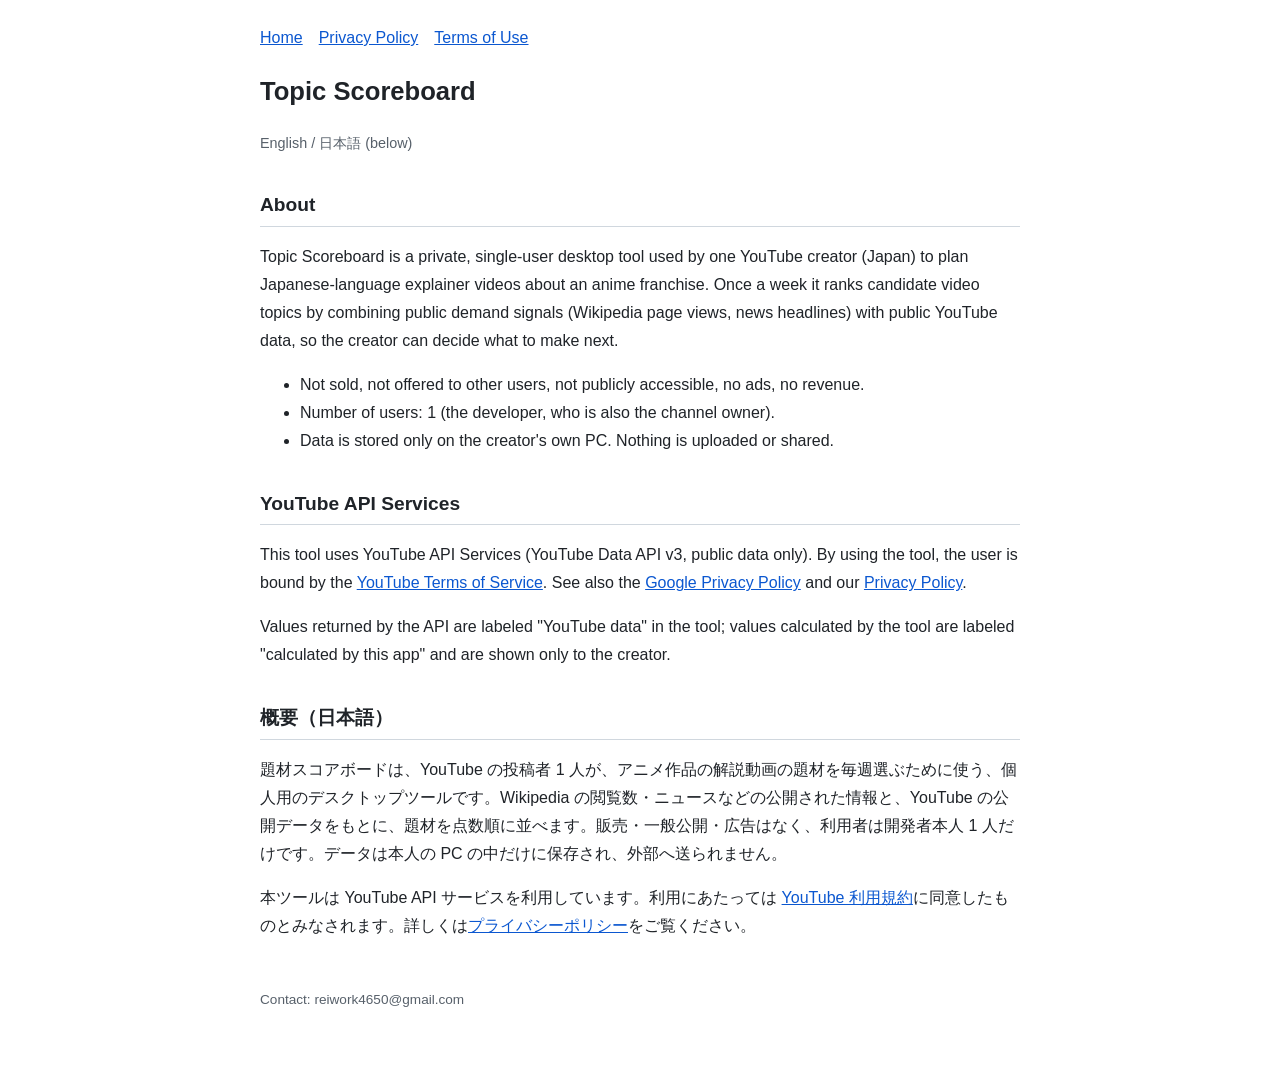
<file: index.html>
<!doctype html>
<html lang="en"><head><meta charset="utf-8"><meta name="viewport" content="width=device-width,initial-scale=1">
<title>Topic Scoreboard</title><link rel="stylesheet" href="style.css"></head><body>
<nav><a href="index.html">Home</a><a href="privacy.html">Privacy Policy</a><a href="terms.html">Terms of Use</a></nav>
<h1>Topic Scoreboard</h1>
<p class="lang">English / 日本語 (below)</p>

<h2>About</h2>
<p>Topic Scoreboard is a private, single-user desktop tool used by one YouTube creator (Japan) to plan Japanese-language explainer videos about an anime franchise. Once a week it ranks candidate video topics by combining public demand signals (Wikipedia page views, news headlines) with public YouTube data, so the creator can decide what to make next.</p>
<ul>
<li>Not sold, not offered to other users, not publicly accessible, no ads, no revenue.</li>
<li>Number of users: 1 (the developer, who is also the channel owner).</li>
<li>Data is stored only on the creator's own PC. Nothing is uploaded or shared.</li>
</ul>

<h2>YouTube API Services</h2>
<p>This tool uses YouTube API Services (YouTube Data API v3, public data only). By using the tool, the user is bound by the <a href="https://www.youtube.com/t/terms">YouTube Terms of Service</a>. See also the <a href="http://www.google.com/policies/privacy">Google Privacy Policy</a> and our <a href="privacy.html">Privacy Policy</a>.</p>
<p>Values returned by the API are labeled "YouTube data" in the tool; values calculated by the tool are labeled "calculated by this app" and are shown only to the creator.</p>

<h2>概要（日本語）</h2>
<p>題材スコアボードは、YouTube の投稿者 1 人が、アニメ作品の解説動画の題材を毎週選ぶために使う、個人用のデスクトップツールです。Wikipedia の閲覧数・ニュースなどの公開された情報と、YouTube の公開データをもとに、題材を点数順に並べます。販売・一般公開・広告はなく、利用者は開発者本人 1 人だけです。データは本人の PC の中だけに保存され、外部へ送られません。</p>
<p>本ツールは YouTube API サービスを利用しています。利用にあたっては <a href="https://www.youtube.com/t/terms">YouTube 利用規約</a>に同意したものとみなされます。詳しくは<a href="privacy.html">プライバシーポリシー</a>をご覧ください。</p>

<footer>Contact: reiwork4650@gmail.com</footer>
</body></html>
</file>
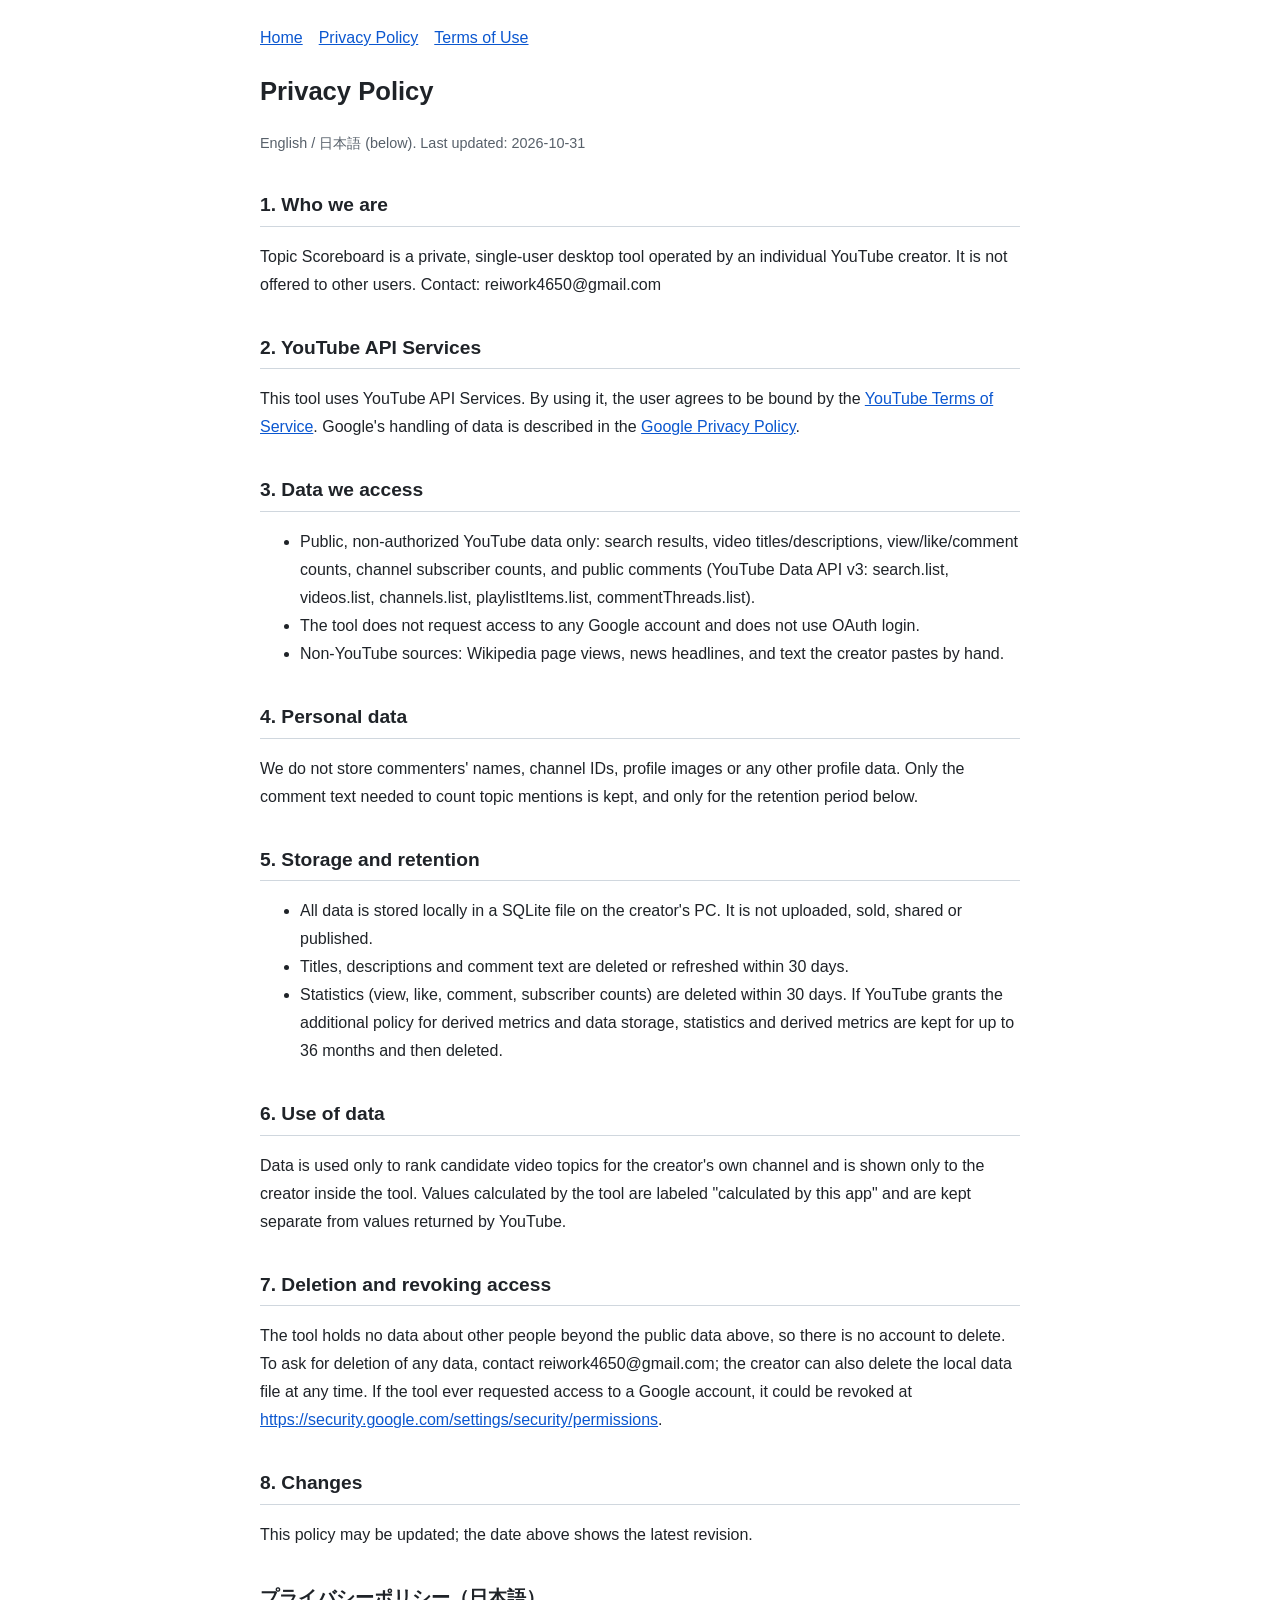
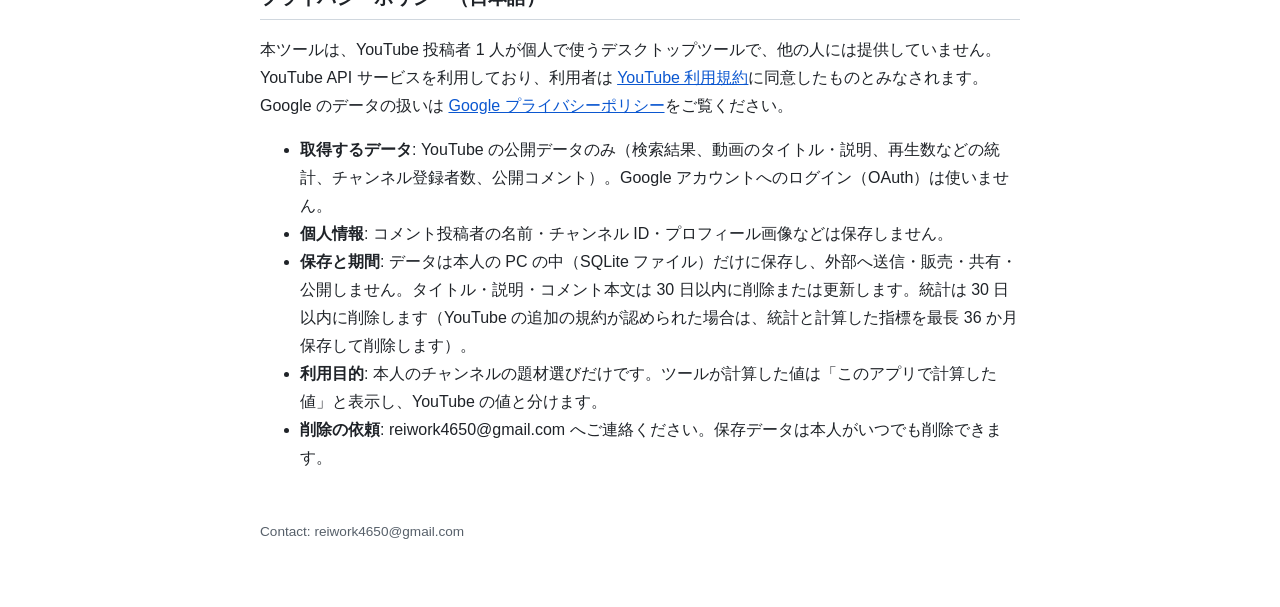
<file: privacy.html>
<!doctype html>
<html lang="en"><head><meta charset="utf-8"><meta name="viewport" content="width=device-width,initial-scale=1">
<title>Privacy Policy - Topic Scoreboard</title><link rel="stylesheet" href="style.css"></head><body>
<nav><a href="index.html">Home</a><a href="privacy.html">Privacy Policy</a><a href="terms.html">Terms of Use</a></nav>
<h1>Privacy Policy</h1>
<p class="lang">English / 日本語 (below). Last updated: 2026-10-31</p>

<h2>1. Who we are</h2>
<p>Topic Scoreboard is a private, single-user desktop tool operated by an individual YouTube creator. It is not offered to other users. Contact: reiwork4650@gmail.com</p>

<h2>2. YouTube API Services</h2>
<p>This tool uses YouTube API Services. By using it, the user agrees to be bound by the <a href="https://www.youtube.com/t/terms">YouTube Terms of Service</a>. Google's handling of data is described in the <a href="http://www.google.com/policies/privacy">Google Privacy Policy</a>.</p>

<h2>3. Data we access</h2>
<ul>
<li>Public, non-authorized YouTube data only: search results, video titles/descriptions, view/like/comment counts, channel subscriber counts, and public comments (YouTube Data API v3: search.list, videos.list, channels.list, playlistItems.list, commentThreads.list).</li>
<li>The tool does not request access to any Google account and does not use OAuth login.</li>
<li>Non-YouTube sources: Wikipedia page views, news headlines, and text the creator pastes by hand.</li>
</ul>

<h2>4. Personal data</h2>
<p>We do not store commenters' names, channel IDs, profile images or any other profile data. Only the comment text needed to count topic mentions is kept, and only for the retention period below.</p>

<h2>5. Storage and retention</h2>
<ul>
<li>All data is stored locally in a SQLite file on the creator's PC. It is not uploaded, sold, shared or published.</li>
<li>Titles, descriptions and comment text are deleted or refreshed within 30 days.</li>
<li>Statistics (view, like, comment, subscriber counts) are deleted within 30 days. If YouTube grants the additional policy for derived metrics and data storage, statistics and derived metrics are kept for up to 36 months and then deleted.</li>
</ul>

<h2>6. Use of data</h2>
<p>Data is used only to rank candidate video topics for the creator's own channel and is shown only to the creator inside the tool. Values calculated by the tool are labeled "calculated by this app" and are kept separate from values returned by YouTube.</p>

<h2>7. Deletion and revoking access</h2>
<p>The tool holds no data about other people beyond the public data above, so there is no account to delete. To ask for deletion of any data, contact reiwork4650@gmail.com; the creator can also delete the local data file at any time. If the tool ever requested access to a Google account, it could be revoked at <a href="https://security.google.com/settings/security/permissions">https://security.google.com/settings/security/permissions</a>.</p>

<h2>8. Changes</h2>
<p>This policy may be updated; the date above shows the latest revision.</p>

<h2>プライバシーポリシー（日本語）</h2>
<p>本ツールは、YouTube 投稿者 1 人が個人で使うデスクトップツールで、他の人には提供していません。YouTube API サービスを利用しており、利用者は <a href="https://www.youtube.com/t/terms">YouTube 利用規約</a>に同意したものとみなされます。Google のデータの扱いは <a href="http://www.google.com/policies/privacy">Google プライバシーポリシー</a>をご覧ください。</p>
<ul>
<li><b>取得するデータ</b>: YouTube の公開データのみ（検索結果、動画のタイトル・説明、再生数などの統計、チャンネル登録者数、公開コメント）。Google アカウントへのログイン（OAuth）は使いません。</li>
<li><b>個人情報</b>: コメント投稿者の名前・チャンネル ID・プロフィール画像などは保存しません。</li>
<li><b>保存と期間</b>: データは本人の PC の中（SQLite ファイル）だけに保存し、外部へ送信・販売・共有・公開しません。タイトル・説明・コメント本文は 30 日以内に削除または更新します。統計は 30 日以内に削除します（YouTube の追加の規約が認められた場合は、統計と計算した指標を最長 36 か月保存して削除します）。</li>
<li><b>利用目的</b>: 本人のチャンネルの題材選びだけです。ツールが計算した値は「このアプリで計算した値」と表示し、YouTube の値と分けます。</li>
<li><b>削除の依頼</b>: reiwork4650@gmail.com へご連絡ください。保存データは本人がいつでも削除できます。</li>
</ul>
<footer>Contact: reiwork4650@gmail.com</footer>
</body></html>
</file>
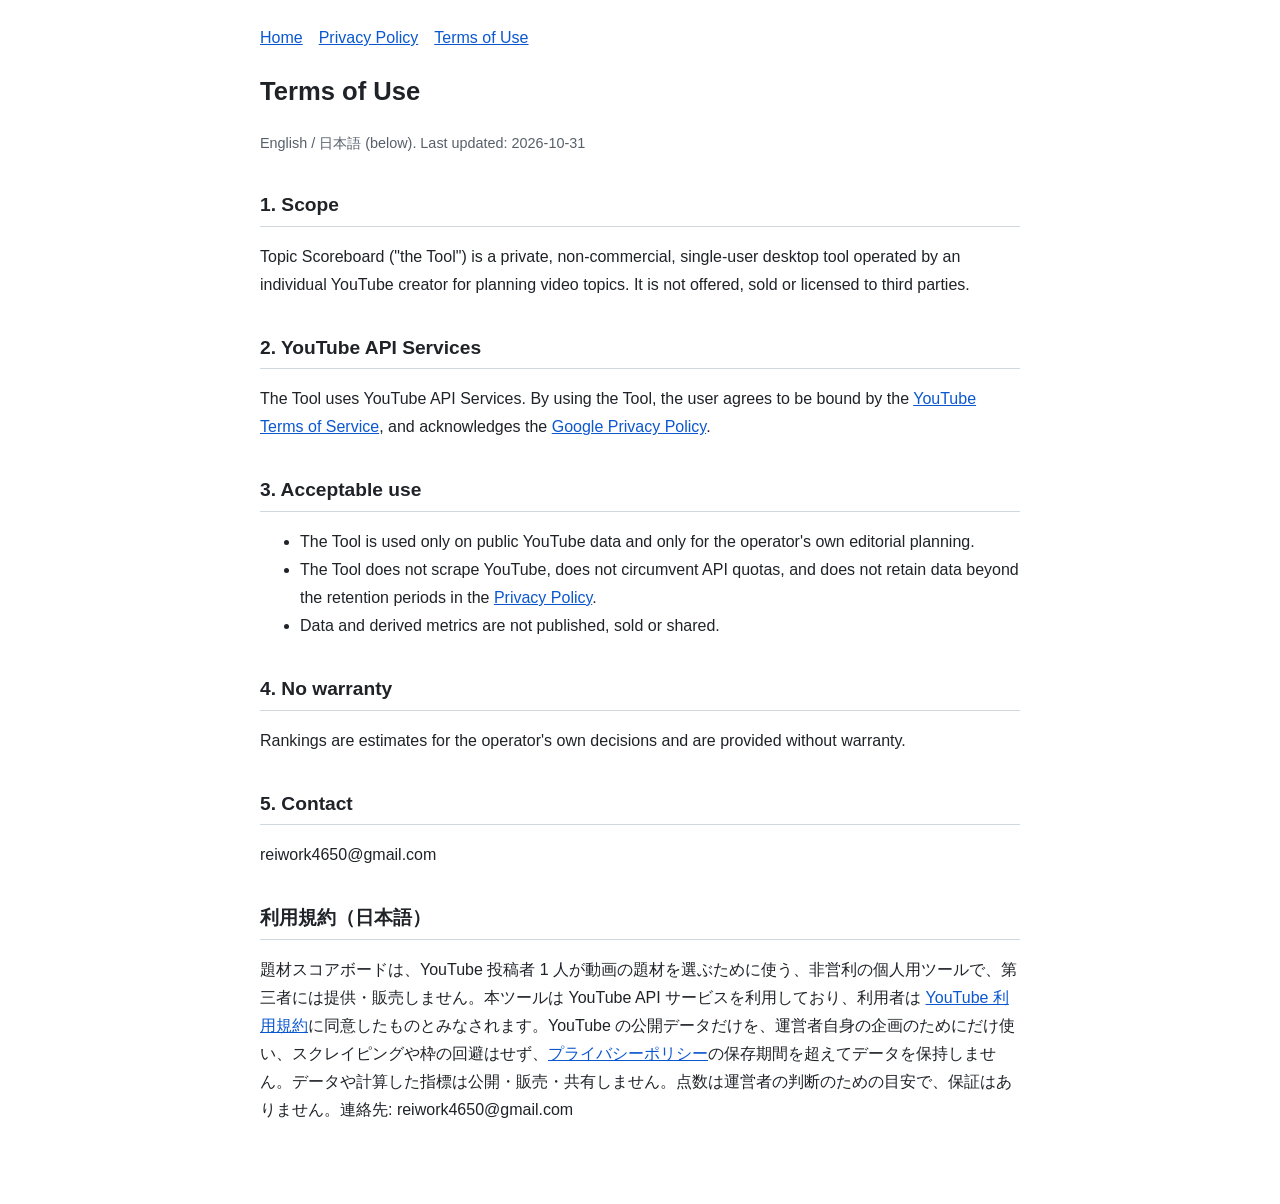
<file: terms.html>
<!doctype html>
<html lang="en"><head><meta charset="utf-8"><meta name="viewport" content="width=device-width,initial-scale=1">
<title>Terms of Use - Topic Scoreboard</title><link rel="stylesheet" href="style.css"></head><body>
<nav><a href="index.html">Home</a><a href="privacy.html">Privacy Policy</a><a href="terms.html">Terms of Use</a></nav>
<h1>Terms of Use</h1>
<p class="lang">English / 日本語 (below). Last updated: 2026-10-31</p>

<h2>1. Scope</h2>
<p>Topic Scoreboard ("the Tool") is a private, non-commercial, single-user desktop tool operated by an individual YouTube creator for planning video topics. It is not offered, sold or licensed to third parties.</p>

<h2>2. YouTube API Services</h2>
<p>The Tool uses YouTube API Services. By using the Tool, the user agrees to be bound by the <a href="https://www.youtube.com/t/terms">YouTube Terms of Service</a>, and acknowledges the <a href="http://www.google.com/policies/privacy">Google Privacy Policy</a>.</p>

<h2>3. Acceptable use</h2>
<ul>
<li>The Tool is used only on public YouTube data and only for the operator's own editorial planning.</li>
<li>The Tool does not scrape YouTube, does not circumvent API quotas, and does not retain data beyond the retention periods in the <a href="privacy.html">Privacy Policy</a>.</li>
<li>Data and derived metrics are not published, sold or shared.</li>
</ul>

<h2>4. No warranty</h2>
<p>Rankings are estimates for the operator's own decisions and are provided without warranty.</p>

<h2>5. Contact</h2>
<p>reiwork4650@gmail.com</p>

<h2>利用規約（日本語）</h2>
<p>題材スコアボードは、YouTube 投稿者 1 人が動画の題材を選ぶために使う、非営利の個人用ツールで、第三者には提供・販売しません。本ツールは YouTube API サービスを利用しており、利用者は <a href="https://www.youtube.com/t/terms">YouTube 利用規約</a>に同意したものとみなされます。YouTube の公開データだけを、運営者自身の企画のためにだけ使い、スクレイピングや枠の回避はせず、<a href="privacy.html">プライバシーポリシー</a>の保存期間を超えてデータを保持しません。データや計算した指標は公開・販売・共有しません。点数は運営者の判断のための目安で、保証はありません。連絡先: reiwork4650@gmail.com</p>
</body></html>
</file>
<file: style.css>
body{font-family:-apple-system,"Segoe UI","Hiragino Sans","Yu Gothic",sans-serif;line-height:1.75;max-width:760px;margin:0 auto;padding:24px 16px 64px;color:#1f2328;background:#fff}
h1{font-size:1.6rem}h2{font-size:1.2rem;margin-top:2rem;border-bottom:1px solid #d0d7de;padding-bottom:.25rem}
nav a{margin-right:1rem}a{color:#0b57d0}footer{margin-top:3rem;font-size:.85rem;color:#57606a}
.lang{color:#57606a;font-size:.9rem}
@media (prefers-color-scheme:dark){body{background:#16181c;color:#e6e6e6}h2{border-color:#3a3f47}a{color:#8ab4f8}footer,.lang{color:#9aa0a6}}
</file>
